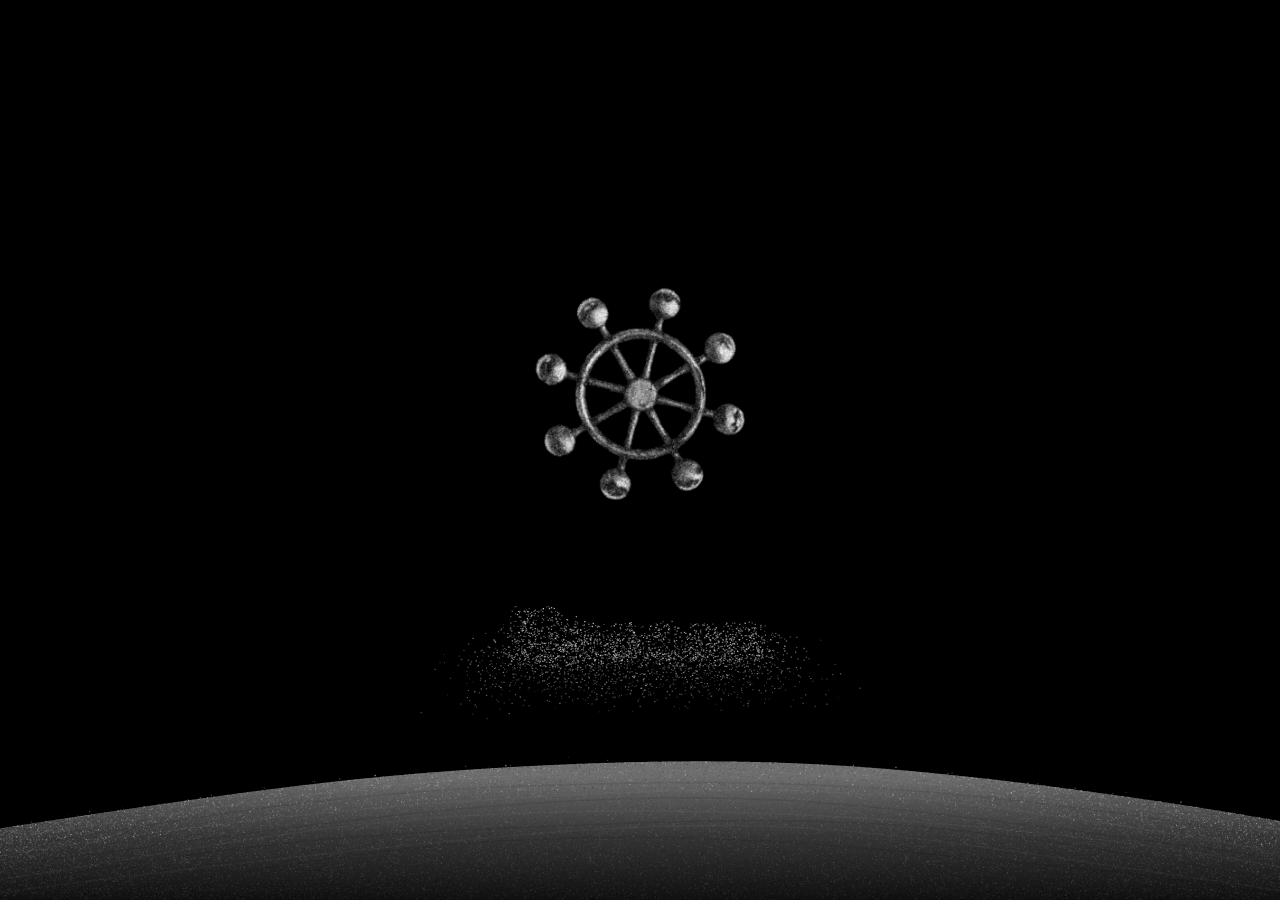
<file: index.html>
<!doctype html>
<html lang="en">
<head>
  <meta charset="utf-8" />
  <meta name="viewport" content="width=device-width, initial-scale=1, viewport-fit=cover" />
  <meta name="theme-color" content="#000000" />
  <meta name="description" content="A slowly rotating eight-spoked wheel of aged gray sand, above a gently wind-swept interactive desert dune." />
  <title>Sand Wheel · Desert Motion</title>
  <link rel="preload" href="sand-wheel.png" as="image" />
  <link rel="stylesheet" href="style.css" />
  <script src="script.js" defer></script>
</head>
<body>
  <main class="scene" aria-label="A dark sand sculpture: an eight-spoked wheel rotating gently over a bed of interactive gray desert sand">
    <div class="wheel-position" aria-hidden="true">
      <div id="wheel" class="wheel">
        <img src="sand-wheel.png"
          alt="The exact eight-handled, eight-spoked aged-silver wheel reconstructed with dark, medium, and pale-gray grains of sand"
          draggable="false" width="1044" height="1044" />
      </div>
    </div>
    <canvas id="sand" aria-label="Gray desert sand dune. Move a mouse or finger over its surface to scatter grains gently." role="img"></canvas>
  </main>
</body>
</html>
</file>
<file: style.css>
:root {
  color-scheme: dark;
  --background: #000;
  --wheel-size: min(236px, 57vw, 37dvh);
}

*, *::before, *::after { box-sizing: border-box; }
html, body {
  width: 100%;
  height: 100%;
  padding: 0;
  margin: 0;
  background: var(--background);
  overflow: hidden;
}

.scene {
  position: relative;
  overflow: hidden;
  width: 100%;
  height: 100vh;
  height: 100dvh;
  min-height: 320px;
  background: #000;
  isolation: isolate;
  -webkit-tap-highlight-color: transparent;
}

/* Keep the wheel slightly above center and always rotating. */
.wheel-position {
  position: absolute;
  top: 43.8%;
  left: 50%;
  width: var(--wheel-size);
  height: var(--wheel-size);
  transform: translate(-50%, -50%);
  z-index: 3;
  pointer-events: none;
}

.wheel {
  display: block;
  width: 100%;
  aspect-ratio: 1;
  margin: 0;
  user-select: none;
  transform-origin: center center;
  animation: revolve 180s linear infinite;
  will-change: transform;
  pointer-events: none;
}

.wheel img {
  width: 100%;
  height: 100%;
  display: block;
  object-fit: contain;
  pointer-events: none;
  -webkit-user-drag: none;
  user-select: none;
}

@keyframes revolve {
  from { transform: rotate(0deg); }
  to { transform: rotate(360deg); }
}

#sand {
  position: absolute;
  inset: 0;
  width: 100%;
  height: 100%;
  z-index: 1;
  display: block;
  touch-action: none;
}

@media (max-width: 520px) {
  :root { --wheel-size: min(234px, 58vw, 33dvh); }
  .wheel-position { top: 42.6%; }
}
@media (max-height: 540px) and (min-width: 521px) {
  :root { --wheel-size: min(205px, 27vw, 41dvh); }
  .wheel-position { top: 41.8%; }
}
</file>
